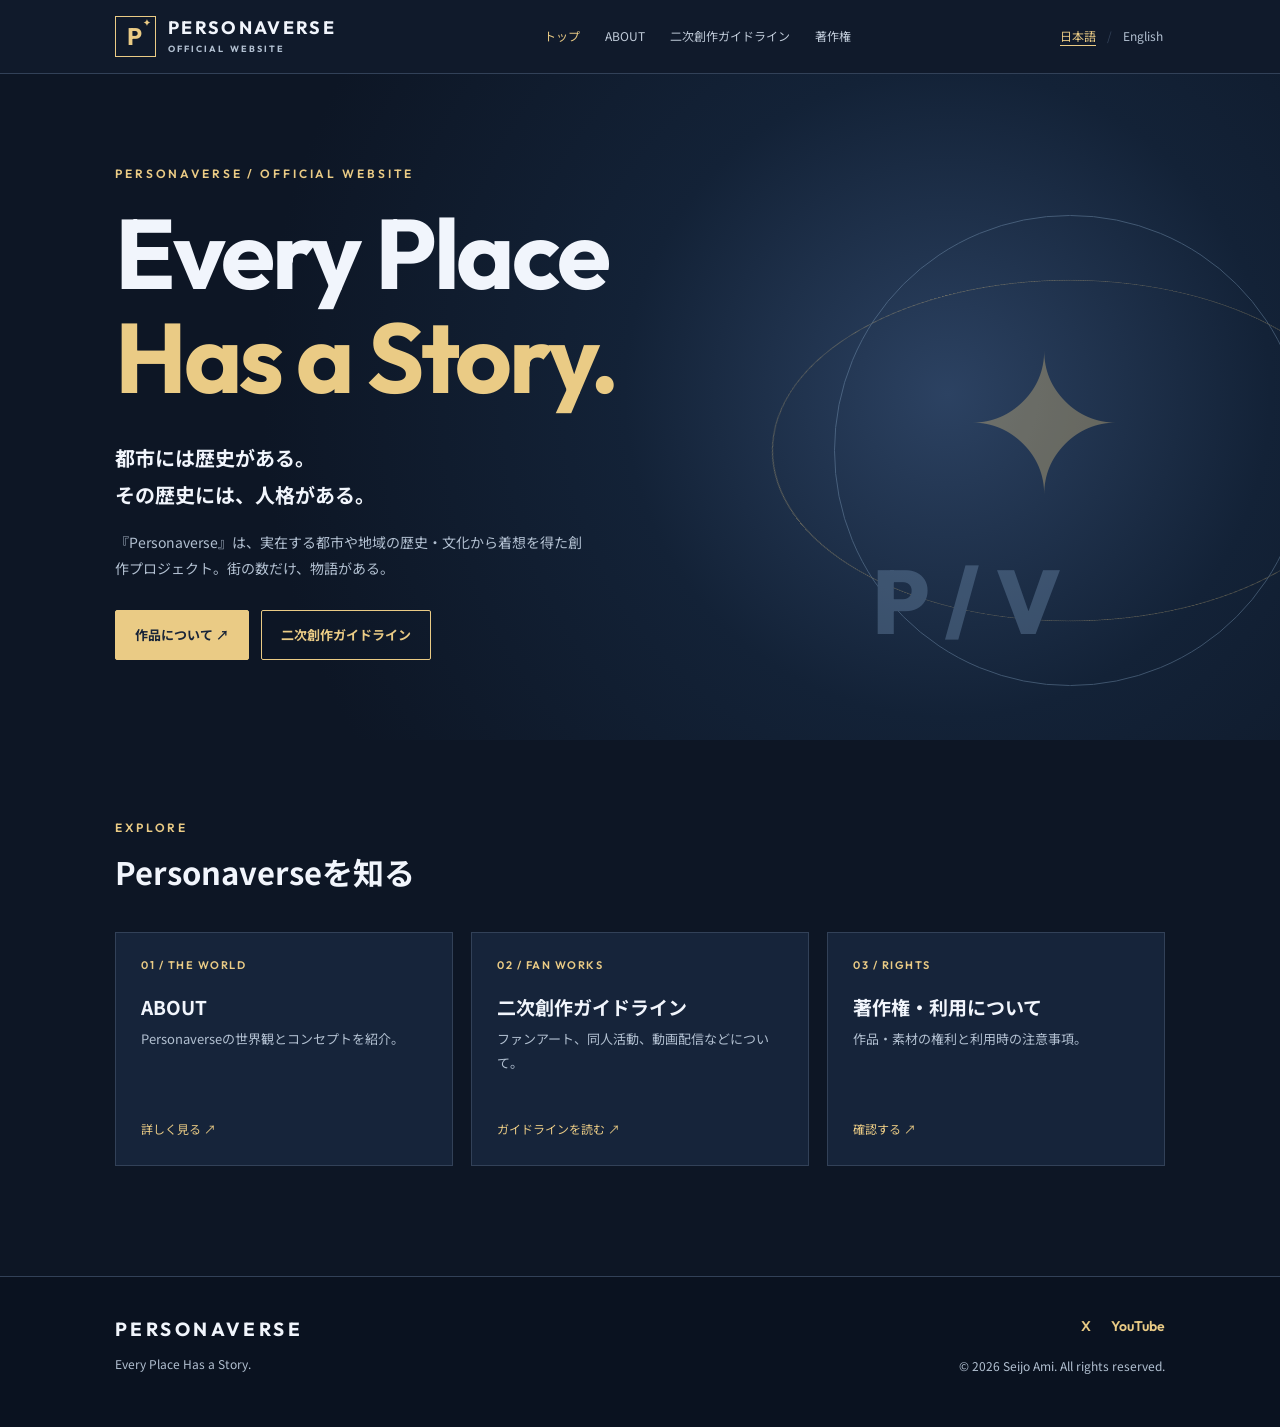
<file: index.html>
<!doctype html>
<html lang="ja"><head><meta charset="utf-8"><meta name="viewport" content="width=device-width, initial-scale=1">
<meta name="description" content="Personaverse公式サイト。都市と地域の歴史に人格を与えた創作シリーズ。"><meta name="theme-color" content="#111b2b">
<title>トップ | Personaverse</title><link rel="stylesheet" href="assets/style.css"><script src="assets/language.js"></script><script src="assets/config.js" defer></script><script src="assets/site.js" defer></script><link rel="alternate" hreflang="ja" href="index.html"><link rel="alternate" hreflang="en" href="en/index.html"></head>
<body class="personaverse"><a class="skip" href="#main">本文へ移動</a><header class="site-header"><div class="header-inner"><a class="brand" href="index.html"><span class="brand-mark">P<span>✦</span></span><span>PERSONAVERSE<small>OFFICIAL WEBSITE</small></span></a><button class="menu-toggle" type="button" aria-expanded="false" aria-controls="nav">メニュー <span aria-hidden="true">☰</span></button><nav id="nav" aria-label="メインメニュー"><a href="index.html" aria-current="page">トップ</a><a href="about.html" >ABOUT</a><a href="guidelines.html" >二次創作ガイドライン</a><a href="copyright.html" >著作権</a></nav><div class="language-switch" role="group" aria-label="言語切り替え"><a href="index.html?lang=ja" lang="ja" hreflang="ja" aria-current="true">日本語</a><span aria-hidden="true">/</span><a href="en/index.html?lang=en" lang="en" hreflang="en">English</a></div></div></header>
<main id="main"><section class="hero"><div class="hero-inner"><p class="eyebrow">PERSONAVERSE / OFFICIAL WEBSITE</p><h1>Every Place<br><em>Has a Story.</em></h1><p class="hero-sub">都市には歴史がある。<br>その歴史には、人格がある。</p><p class="hero-desc">『Personaverse』は、実在する都市や地域の歴史・文化から着想を得た創作プロジェクト。街の数だけ、物語がある。</p><div class="hero-actions"><a class="button primary" href="about.html">作品について <span aria-hidden="true">↗</span></a><a class="button outline" href="guidelines.html">二次創作ガイドライン</a></div></div><div class="hero-art" aria-hidden="true"><span class="orbit orbit-one"></span><span class="orbit orbit-two"></span><span class="orb">✦</span><span class="art-text">P / V</span></div></section><section class="section container"><div class="section-kicker">EXPLORE</div><h2>Personaverseを知る</h2><div class="cards"><a class="feature-card" href="about.html"><span class="card-index">01 / THE WORLD</span><h3>ABOUT</h3><p>Personaverseの世界観とコンセプトを紹介。</p><span class="card-link">詳しく見る ↗</span></a><a class="feature-card" href="guidelines.html"><span class="card-index">02 / FAN WORKS</span><h3>二次創作ガイドライン</h3><p>ファンアート、同人活動、動画配信などについて。</p><span class="card-link">ガイドラインを読む ↗</span></a><a class="feature-card" href="copyright.html"><span class="card-index">03 / RIGHTS</span><h3>著作権・利用について</h3><p>作品・素材の権利と利用時の注意事項。</p><span class="card-link">確認する ↗</span></a></div></section></main>
<footer class="site-footer"><div class="footer-inner"><div><div class="footer-logo">PERSONAVERSE</div><p>Every Place Has a Story.</p></div><div class="footer-right"><div class="socials"><a data-social="x" rel="noopener noreferrer" target="_blank">X <span class="pending">（準備中）</span></a><a data-social="youtube" rel="noopener noreferrer" target="_blank">YouTube <span class="pending">（準備中）</span></a></div><small>© <span id="year">2026</span> Seijo Ami. All rights reserved.</small></div></div></footer></body></html>
</file>
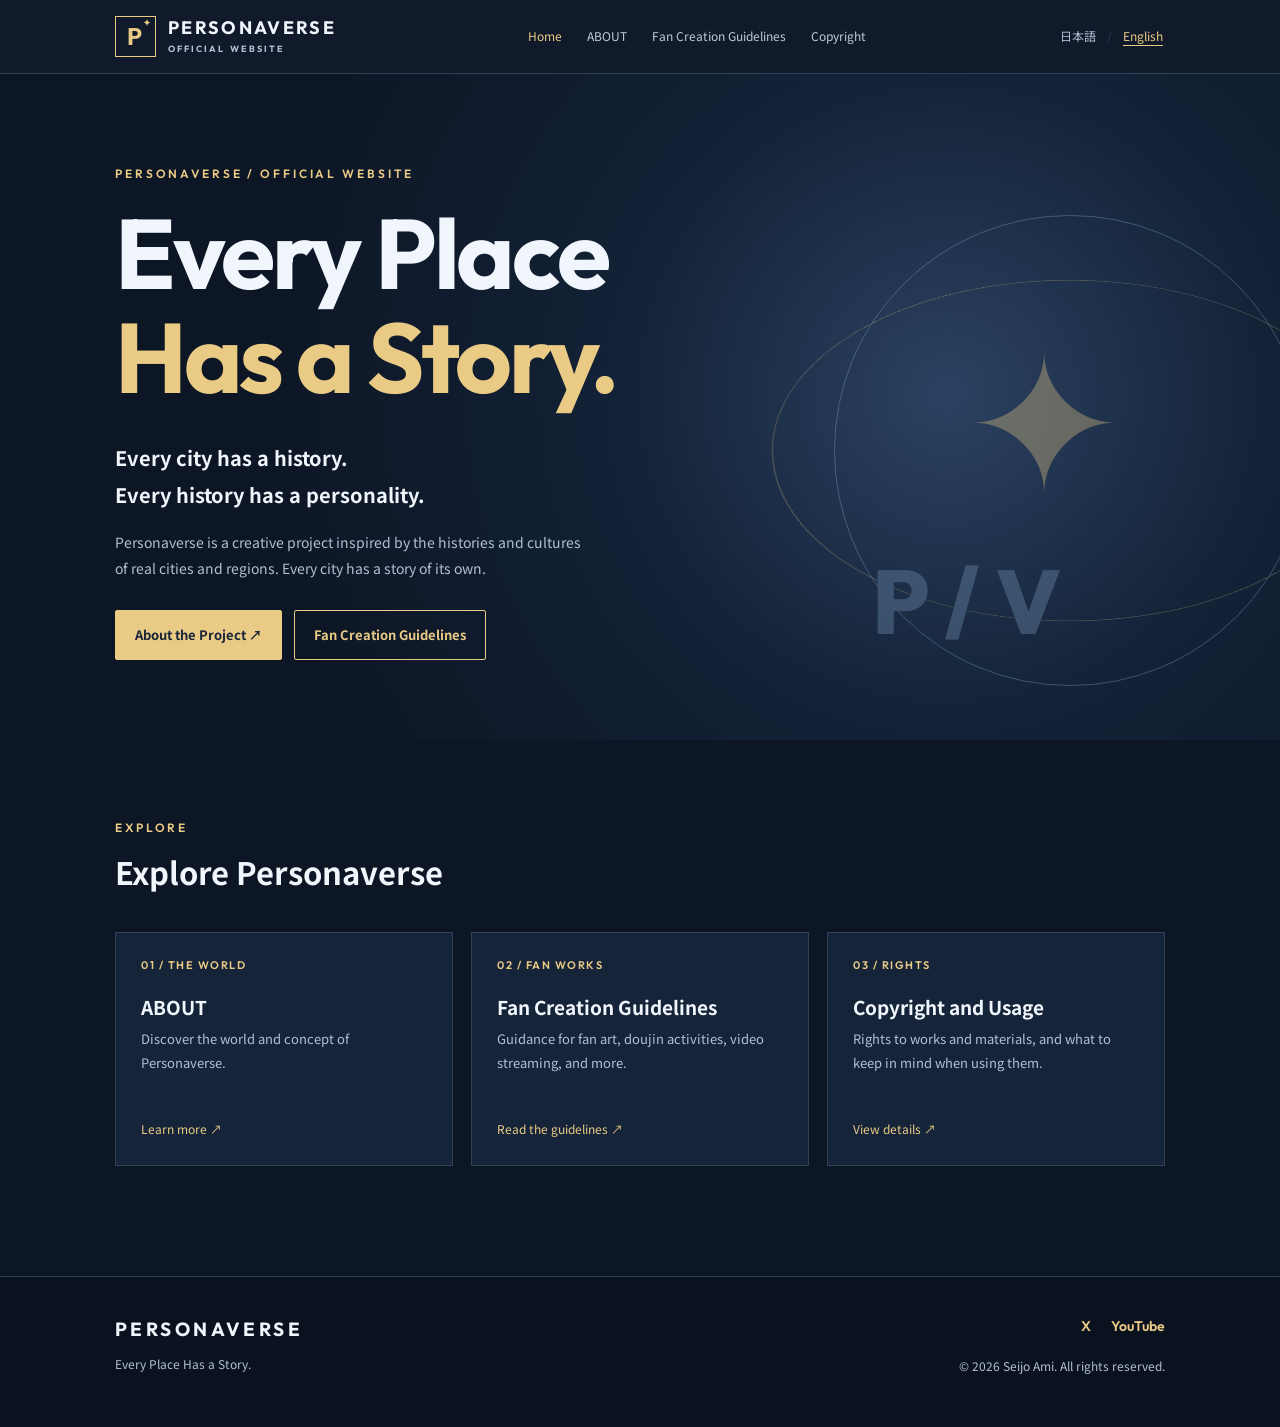
<file: en/index.html>
<!doctype html>
<html lang="en"><head><meta charset="utf-8"><meta name="viewport" content="width=device-width, initial-scale=1">
<meta name="description" content="The official Personaverse website. A creative series that gives personalities to the histories of cities and regions."><meta name="theme-color" content="#111b2b">
<title>Home | Personaverse</title><link rel="stylesheet" href="../assets/style.css"><script src="../assets/language.js"></script><script src="../assets/config.js" defer></script><script src="../assets/site.js" defer></script><link rel="alternate" hreflang="ja" href="../index.html"><link rel="alternate" hreflang="en" href="index.html"></head>
<body class="personaverse"><a class="skip" href="#main">Skip to content</a><header class="site-header"><div class="header-inner"><a class="brand" href="index.html"><span class="brand-mark">P<span>✦</span></span><span>PERSONAVERSE<small>OFFICIAL WEBSITE</small></span></a><button class="menu-toggle" type="button" aria-expanded="false" aria-controls="nav">Menu <span aria-hidden="true">☰</span></button><nav id="nav" aria-label="Main navigation"><a href="index.html" aria-current="page">Home</a><a href="about.html" >ABOUT</a><a href="guidelines.html" >Fan Creation Guidelines</a><a href="copyright.html" >Copyright</a></nav><div class="language-switch" role="group" aria-label="Language selection"><a href="../index.html?lang=ja" lang="ja" hreflang="ja">日本語</a><span aria-hidden="true">/</span><a href="index.html?lang=en" lang="en" hreflang="en" aria-current="true">English</a></div></div></header>
<main id="main"><section class="hero"><div class="hero-inner"><p class="eyebrow">PERSONAVERSE / OFFICIAL WEBSITE</p><h1>Every Place<br><em>Has a Story.</em></h1><p class="hero-sub">Every city has a history.<br>Every history has a personality.</p><p class="hero-desc">Personaverse is a creative project inspired by the histories and cultures of real cities and regions. Every city has a story of its own.</p><div class="hero-actions"><a class="button primary" href="about.html">About the Project <span aria-hidden="true">↗</span></a><a class="button outline" href="guidelines.html">Fan Creation Guidelines</a></div></div><div class="hero-art" aria-hidden="true"><span class="orbit orbit-one"></span><span class="orbit orbit-two"></span><span class="orb">✦</span><span class="art-text">P / V</span></div></section><section class="section container"><div class="section-kicker">EXPLORE</div><h2>Explore Personaverse</h2><div class="cards"><a class="feature-card" href="about.html"><span class="card-index">01 / THE WORLD</span><h3>ABOUT</h3><p>Discover the world and concept of Personaverse.</p><span class="card-link">Learn more ↗</span></a><a class="feature-card" href="guidelines.html"><span class="card-index">02 / FAN WORKS</span><h3>Fan Creation Guidelines</h3><p>Guidance for fan art, doujin activities, video streaming, and more.</p><span class="card-link">Read the guidelines ↗</span></a><a class="feature-card" href="copyright.html"><span class="card-index">03 / RIGHTS</span><h3>Copyright and Usage</h3><p>Rights to works and materials, and what to keep in mind when using them.</p><span class="card-link">View details ↗</span></a></div></section></main>
<footer class="site-footer"><div class="footer-inner"><div><div class="footer-logo">PERSONAVERSE</div><p>Every Place Has a Story.</p></div><div class="footer-right"><div class="socials"><a data-social="x" rel="noopener noreferrer" target="_blank">X <span class="pending">(Coming soon)</span></a><a data-social="youtube" rel="noopener noreferrer" target="_blank">YouTube <span class="pending">(Coming soon)</span></a></div><small>© <span id="year">2026</span> Seijo Ami. All rights reserved.</small></div></div></footer></body></html>
</file>
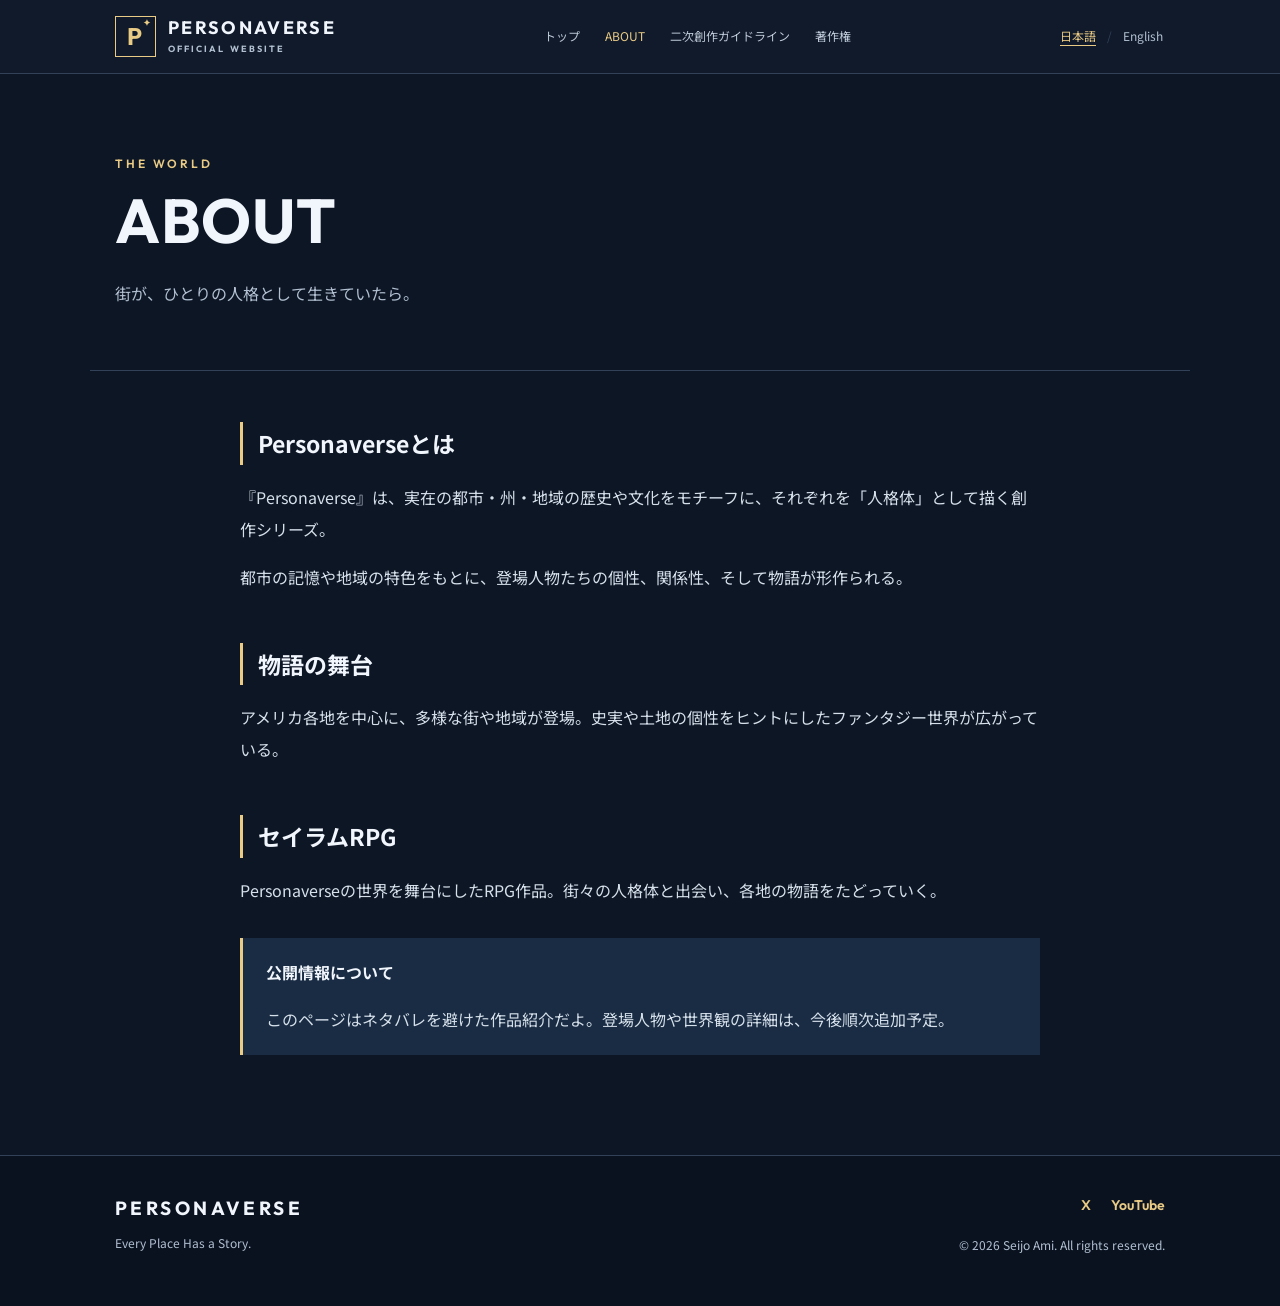
<file: about.html>
<!doctype html>
<html lang="ja"><head><meta charset="utf-8"><meta name="viewport" content="width=device-width, initial-scale=1">
<meta name="description" content="Personaverseの作品紹介。"><meta name="theme-color" content="#111b2b">
<title>ABOUT | Personaverse</title><link rel="stylesheet" href="assets/style.css"><script src="assets/language.js"></script><script src="assets/config.js" defer></script><script src="assets/site.js" defer></script><link rel="alternate" hreflang="ja" href="about.html"><link rel="alternate" hreflang="en" href="en/about.html"></head>
<body class="personaverse"><a class="skip" href="#main">本文へ移動</a><header class="site-header"><div class="header-inner"><a class="brand" href="index.html"><span class="brand-mark">P<span>✦</span></span><span>PERSONAVERSE<small>OFFICIAL WEBSITE</small></span></a><button class="menu-toggle" type="button" aria-expanded="false" aria-controls="nav">メニュー <span aria-hidden="true">☰</span></button><nav id="nav" aria-label="メインメニュー"><a href="index.html" >トップ</a><a href="about.html" aria-current="page">ABOUT</a><a href="guidelines.html" >二次創作ガイドライン</a><a href="copyright.html" >著作権</a></nav><div class="language-switch" role="group" aria-label="言語切り替え"><a href="about.html?lang=ja" lang="ja" hreflang="ja" aria-current="true">日本語</a><span aria-hidden="true">/</span><a href="en/about.html?lang=en" lang="en" hreflang="en">English</a></div></div></header>
<main id="main"><section class="page-title container"><p class="eyebrow">THE WORLD</p><h1>ABOUT</h1><p class="lead">街が、ひとりの人格として生きていたら。</p></section><article class="prose container narrow"><h2>Personaverseとは</h2><p>『Personaverse』は、実在の都市・州・地域の歴史や文化をモチーフに、それぞれを「人格体」として描く創作シリーズ。</p><p>都市の記憶や地域の特色をもとに、登場人物たちの個性、関係性、そして物語が形作られる。</p><h2>物語の舞台</h2><p>アメリカ各地を中心に、多様な街や地域が登場。史実や土地の個性をヒントにしたファンタジー世界が広がっている。</p><h2>セイラムRPG</h2><p>Personaverseの世界を舞台にしたRPG作品。街々の人格体と出会い、各地の物語をたどっていく。</p><aside class="note"><strong>公開情報について</strong><p>このページはネタバレを避けた作品紹介だよ。登場人物や世界観の詳細は、今後順次追加予定。</p></aside></article></main>
<footer class="site-footer"><div class="footer-inner"><div><div class="footer-logo">PERSONAVERSE</div><p>Every Place Has a Story.</p></div><div class="footer-right"><div class="socials"><a data-social="x" rel="noopener noreferrer" target="_blank">X <span class="pending">（準備中）</span></a><a data-social="youtube" rel="noopener noreferrer" target="_blank">YouTube <span class="pending">（準備中）</span></a></div><small>© <span id="year">2026</span> Seijo Ami. All rights reserved.</small></div></div></footer></body></html>
</file>
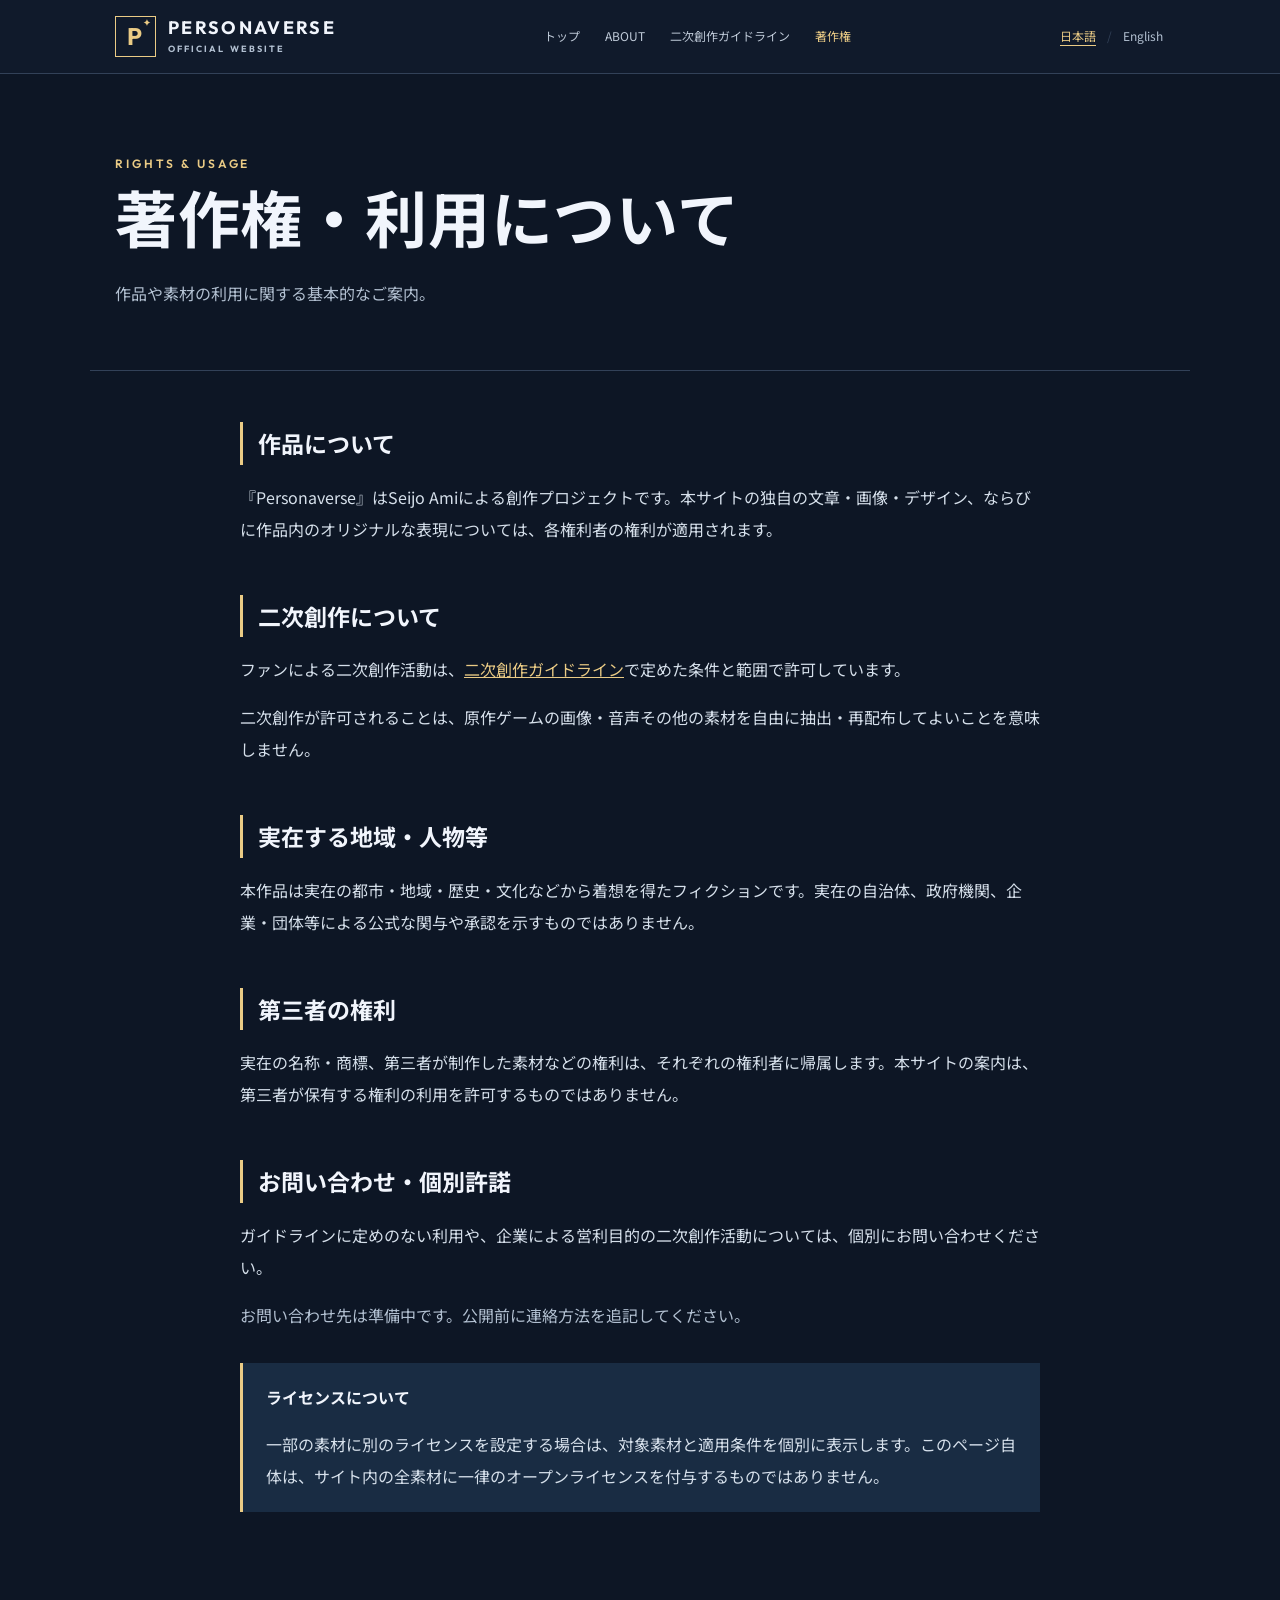
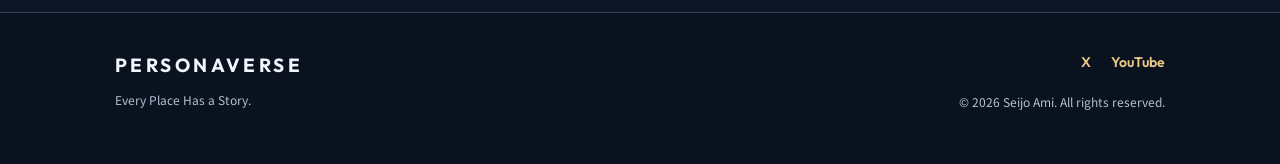
<file: copyright.html>
<!doctype html>
<html lang="ja"><head><meta charset="utf-8"><meta name="viewport" content="width=device-width, initial-scale=1">
<meta name="description" content="Personaverse作品とサイト素材の著作権、利用条件。"><meta name="theme-color" content="#111b2b">
<title>著作権・利用について | Personaverse</title><link rel="stylesheet" href="assets/style.css"><script src="assets/language.js"></script><script src="assets/config.js" defer></script><script src="assets/site.js" defer></script><link rel="alternate" hreflang="ja" href="copyright.html"><link rel="alternate" hreflang="en" href="en/copyright.html"></head>
<body class="personaverse"><a class="skip" href="#main">本文へ移動</a><header class="site-header"><div class="header-inner"><a class="brand" href="index.html"><span class="brand-mark">P<span>✦</span></span><span>PERSONAVERSE<small>OFFICIAL WEBSITE</small></span></a><button class="menu-toggle" type="button" aria-expanded="false" aria-controls="nav">メニュー <span aria-hidden="true">☰</span></button><nav id="nav" aria-label="メインメニュー"><a href="index.html" >トップ</a><a href="about.html" >ABOUT</a><a href="guidelines.html" >二次創作ガイドライン</a><a href="copyright.html" aria-current="page">著作権</a></nav><div class="language-switch" role="group" aria-label="言語切り替え"><a href="copyright.html?lang=ja" lang="ja" hreflang="ja" aria-current="true">日本語</a><span aria-hidden="true">/</span><a href="en/copyright.html?lang=en" lang="en" hreflang="en">English</a></div></div></header>
<main id="main"><section class="page-title container"><p class="eyebrow">RIGHTS &amp; USAGE</p><h1>著作権・利用について</h1><p class="lead">作品や素材の利用に関する基本的なご案内。</p></section><article class="prose container narrow"><h2>作品について</h2><p>『Personaverse』はSeijo Amiによる創作プロジェクトです。本サイトの独自の文章・画像・デザイン、ならびに作品内のオリジナルな表現については、各権利者の権利が適用されます。</p><h2>二次創作について</h2><p>ファンによる二次創作活動は、<a href="guidelines.html">二次創作ガイドライン</a>で定めた条件と範囲で許可しています。</p><p>二次創作が許可されることは、原作ゲームの画像・音声その他の素材を自由に抽出・再配布してよいことを意味しません。</p><h2>実在する地域・人物等</h2><p>本作品は実在の都市・地域・歴史・文化などから着想を得たフィクションです。実在の自治体、政府機関、企業・団体等による公式な関与や承認を示すものではありません。</p><h2>第三者の権利</h2><p>実在の名称・商標、第三者が制作した素材などの権利は、それぞれの権利者に帰属します。本サイトの案内は、第三者が保有する権利の利用を許可するものではありません。</p><h2>お問い合わせ・個別許諾</h2><p>ガイドラインに定めのない利用や、企業による営利目的の二次創作活動については、個別にお問い合わせください。</p><p class="subtle">お問い合わせ先は準備中です。公開前に連絡方法を追記してください。</p><aside class="note"><strong>ライセンスについて</strong><p>一部の素材に別のライセンスを設定する場合は、対象素材と適用条件を個別に表示します。このページ自体は、サイト内の全素材に一律のオープンライセンスを付与するものではありません。</p></aside></article></main>
<footer class="site-footer"><div class="footer-inner"><div><div class="footer-logo">PERSONAVERSE</div><p>Every Place Has a Story.</p></div><div class="footer-right"><div class="socials"><a data-social="x" rel="noopener noreferrer" target="_blank">X <span class="pending">（準備中）</span></a><a data-social="youtube" rel="noopener noreferrer" target="_blank">YouTube <span class="pending">（準備中）</span></a></div><small>© <span id="year">2026</span> Seijo Ami. All rights reserved.</small></div></div></footer></body></html>
</file>
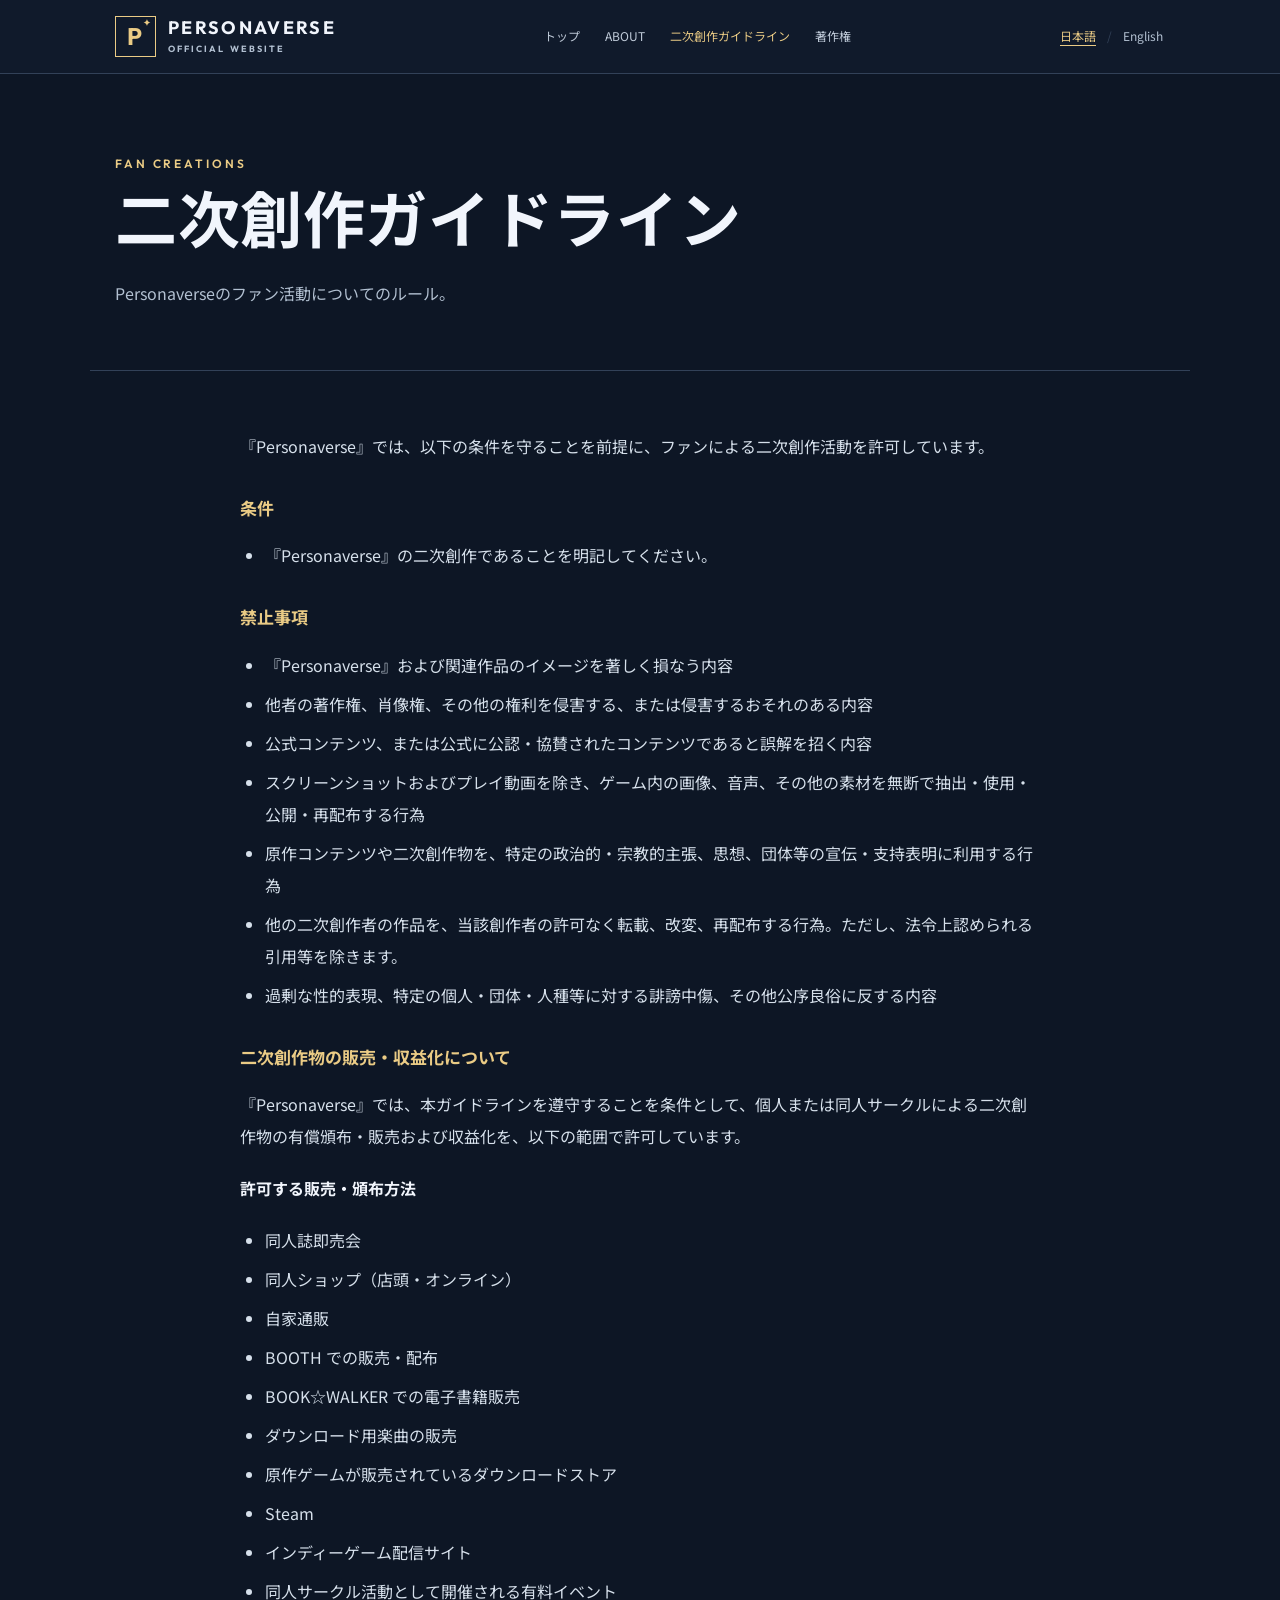
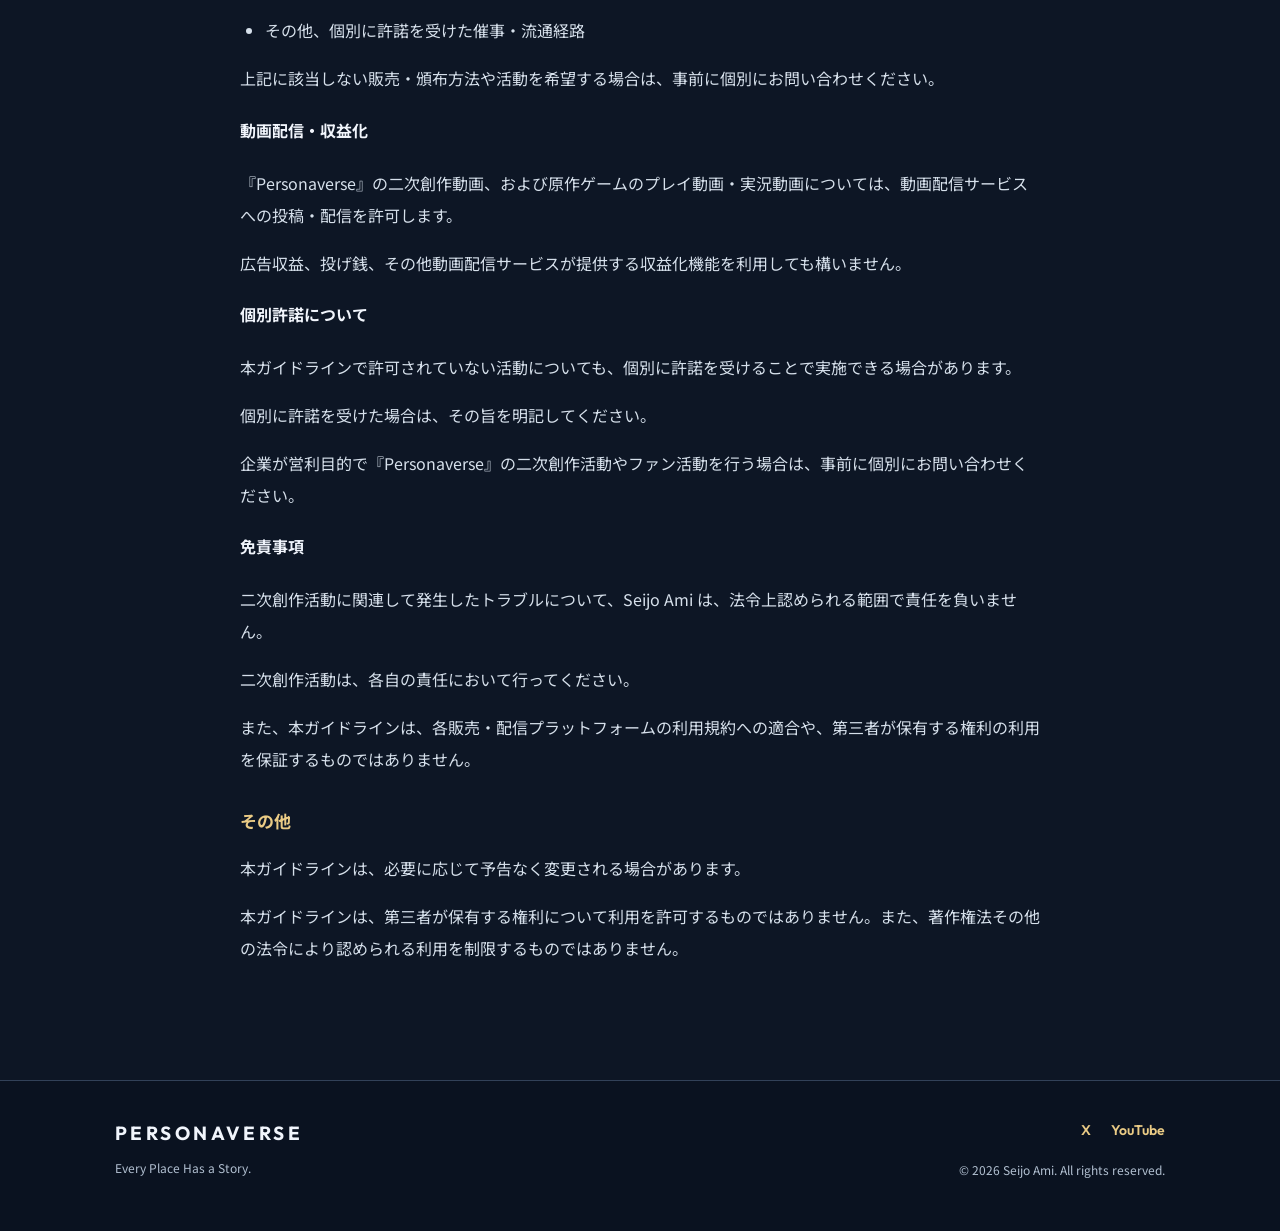
<file: guidelines.html>
<!doctype html>
<html lang="ja"><head><meta charset="utf-8"><meta name="viewport" content="width=device-width, initial-scale=1">
<meta name="description" content="Personaverseのファン創作、同人活動、動画収益化に関するガイドライン。"><meta name="theme-color" content="#111b2b">
<title>二次創作ガイドライン | Personaverse</title><link rel="stylesheet" href="assets/style.css"><script src="assets/language.js"></script><script src="assets/config.js" defer></script><script src="assets/site.js" defer></script><link rel="alternate" hreflang="ja" href="guidelines.html"><link rel="alternate" hreflang="en" href="en/guidelines.html"></head>
<body class="personaverse"><a class="skip" href="#main">本文へ移動</a><header class="site-header"><div class="header-inner"><a class="brand" href="index.html"><span class="brand-mark">P<span>✦</span></span><span>PERSONAVERSE<small>OFFICIAL WEBSITE</small></span></a><button class="menu-toggle" type="button" aria-expanded="false" aria-controls="nav">メニュー <span aria-hidden="true">☰</span></button><nav id="nav" aria-label="メインメニュー"><a href="index.html" >トップ</a><a href="about.html" >ABOUT</a><a href="guidelines.html" aria-current="page">二次創作ガイドライン</a><a href="copyright.html" >著作権</a></nav><div class="language-switch" role="group" aria-label="言語切り替え"><a href="guidelines.html?lang=ja" lang="ja" hreflang="ja" aria-current="true">日本語</a><span aria-hidden="true">/</span><a href="en/guidelines.html?lang=en" lang="en" hreflang="en">English</a></div></div></header>
<main id="main"><section class="page-title container"><p class="eyebrow">FAN CREATIONS</p><h1>二次創作ガイドライン</h1><p class="lead">Personaverseのファン活動についてのルール。</p></section><article class="prose container narrow guideline"><h2>Personaverse 二次創作ガイドライン</h2>
<p>『Personaverse』では、以下の条件を守ることを前提に、ファンによる二次創作活動を許可しています。</p>
<h3>条件</h3>
<ul>
<li>『Personaverse』の二次創作であることを明記してください。</li>
</ul>
<h3>禁止事項</h3>
<ul>
<li>『Personaverse』および関連作品のイメージを著しく損なう内容</li>
<li>他者の著作権、肖像権、その他の権利を侵害する、または侵害するおそれのある内容</li>
<li>公式コンテンツ、または公式に公認・協賛されたコンテンツであると誤解を招く内容</li>
<li>スクリーンショットおよびプレイ動画を除き、ゲーム内の画像、音声、その他の素材を無断で抽出・使用・公開・再配布する行為</li>
<li>原作コンテンツや二次創作物を、特定の政治的・宗教的主張、思想、団体等の宣伝・支持表明に利用する行為</li>
<li>他の二次創作者の作品を、当該創作者の許可なく転載、改変、再配布する行為。ただし、法令上認められる引用等を除きます。</li>
<li>過剰な性的表現、特定の個人・団体・人種等に対する誹謗中傷、その他公序良俗に反する内容</li>
</ul>
<h3>二次創作物の販売・収益化について</h3>
<p>『Personaverse』では、本ガイドラインを遵守することを条件として、個人または同人サークルによる二次創作物の有償頒布・販売および収益化を、以下の範囲で許可しています。</p>
<h4>許可する販売・頒布方法</h4>
<ul>
<li>同人誌即売会</li>
<li>同人ショップ（店頭・オンライン）</li>
<li>自家通販</li>
<li>BOOTH での販売・配布</li>
<li>BOOK☆WALKER での電子書籍販売</li>
<li>ダウンロード用楽曲の販売</li>
<li>原作ゲームが販売されているダウンロードストア</li>
<li>Steam</li>
<li>インディーゲーム配信サイト</li>
<li>同人サークル活動として開催される有料イベント</li>
<li>その他、個別に許諾を受けた催事・流通経路</li>
</ul>
<p>上記に該当しない販売・頒布方法や活動を希望する場合は、事前に個別にお問い合わせください。</p>
<h4>動画配信・収益化</h4>
<p>『Personaverse』の二次創作動画、および原作ゲームのプレイ動画・実況動画については、動画配信サービスへの投稿・配信を許可します。</p>
<p>広告収益、投げ銭、その他動画配信サービスが提供する収益化機能を利用しても構いません。</p>
<h4>個別許諾について</h4>
<p>本ガイドラインで許可されていない活動についても、個別に許諾を受けることで実施できる場合があります。</p>
<p>個別に許諾を受けた場合は、その旨を明記してください。</p>
<p>企業が営利目的で『Personaverse』の二次創作活動やファン活動を行う場合は、事前に個別にお問い合わせください。</p>
<h4>免責事項</h4>
<p>二次創作活動に関連して発生したトラブルについて、Seijo Ami は、法令上認められる範囲で責任を負いません。</p>
<p>二次創作活動は、各自の責任において行ってください。</p>
<p>また、本ガイドラインは、各販売・配信プラットフォームの利用規約への適合や、第三者が保有する権利の利用を保証するものではありません。</p>
<h3>その他</h3>
<p>本ガイドラインは、必要に応じて予告なく変更される場合があります。</p>
<p>本ガイドラインは、第三者が保有する権利について利用を許可するものではありません。また、著作権法その他の法令により認められる利用を制限するものではありません。</p></article></main>
<footer class="site-footer"><div class="footer-inner"><div><div class="footer-logo">PERSONAVERSE</div><p>Every Place Has a Story.</p></div><div class="footer-right"><div class="socials"><a data-social="x" rel="noopener noreferrer" target="_blank">X <span class="pending">（準備中）</span></a><a data-social="youtube" rel="noopener noreferrer" target="_blank">YouTube <span class="pending">（準備中）</span></a></div><small>© <span id="year">2026</span> Seijo Ami. All rights reserved.</small></div></div></footer></body></html>
</file>
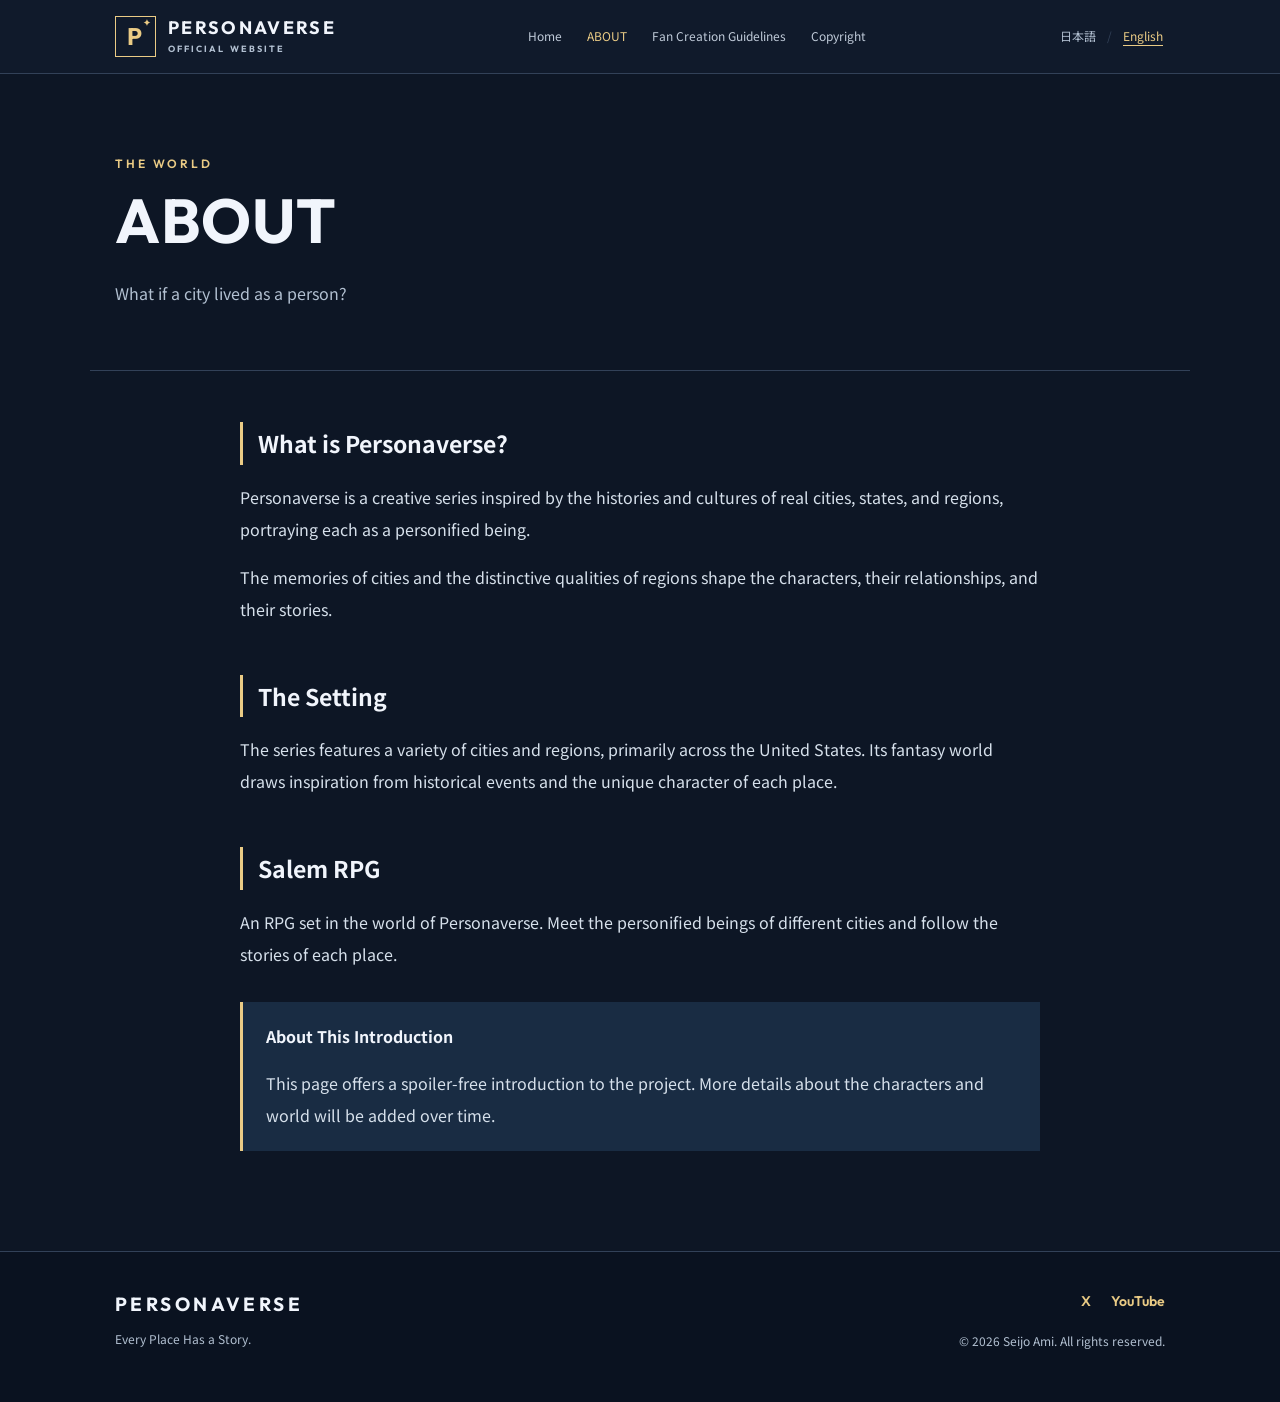
<file: en/about.html>
<!doctype html>
<html lang="en"><head><meta charset="utf-8"><meta name="viewport" content="width=device-width, initial-scale=1">
<meta name="description" content="Discover the world and concept of Personaverse."><meta name="theme-color" content="#111b2b">
<title>ABOUT | Personaverse</title><link rel="stylesheet" href="../assets/style.css"><script src="../assets/language.js"></script><script src="../assets/config.js" defer></script><script src="../assets/site.js" defer></script><link rel="alternate" hreflang="ja" href="../about.html"><link rel="alternate" hreflang="en" href="about.html"></head>
<body class="personaverse"><a class="skip" href="#main">Skip to content</a><header class="site-header"><div class="header-inner"><a class="brand" href="index.html"><span class="brand-mark">P<span>✦</span></span><span>PERSONAVERSE<small>OFFICIAL WEBSITE</small></span></a><button class="menu-toggle" type="button" aria-expanded="false" aria-controls="nav">Menu <span aria-hidden="true">☰</span></button><nav id="nav" aria-label="Main navigation"><a href="index.html" >Home</a><a href="about.html" aria-current="page">ABOUT</a><a href="guidelines.html" >Fan Creation Guidelines</a><a href="copyright.html" >Copyright</a></nav><div class="language-switch" role="group" aria-label="Language selection"><a href="../about.html?lang=ja" lang="ja" hreflang="ja">日本語</a><span aria-hidden="true">/</span><a href="about.html?lang=en" lang="en" hreflang="en" aria-current="true">English</a></div></div></header>
<main id="main"><section class="page-title container"><p class="eyebrow">THE WORLD</p><h1>ABOUT</h1><p class="lead">What if a city lived as a person?</p></section><article class="prose container narrow"><h2>What is Personaverse?</h2><p>Personaverse is a creative series inspired by the histories and cultures of real cities, states, and regions, portraying each as a personified being.</p><p>The memories of cities and the distinctive qualities of regions shape the characters, their relationships, and their stories.</p><h2>The Setting</h2><p>The series features a variety of cities and regions, primarily across the United States. Its fantasy world draws inspiration from historical events and the unique character of each place.</p><h2>Salem RPG</h2><p>An RPG set in the world of Personaverse. Meet the personified beings of different cities and follow the stories of each place.</p><aside class="note"><strong>About This Introduction</strong><p>This page offers a spoiler-free introduction to the project. More details about the characters and world will be added over time.</p></aside></article></main>
<footer class="site-footer"><div class="footer-inner"><div><div class="footer-logo">PERSONAVERSE</div><p>Every Place Has a Story.</p></div><div class="footer-right"><div class="socials"><a data-social="x" rel="noopener noreferrer" target="_blank">X <span class="pending">(Coming soon)</span></a><a data-social="youtube" rel="noopener noreferrer" target="_blank">YouTube <span class="pending">(Coming soon)</span></a></div><small>© <span id="year">2026</span> Seijo Ami. All rights reserved.</small></div></div></footer></body></html>
</file>
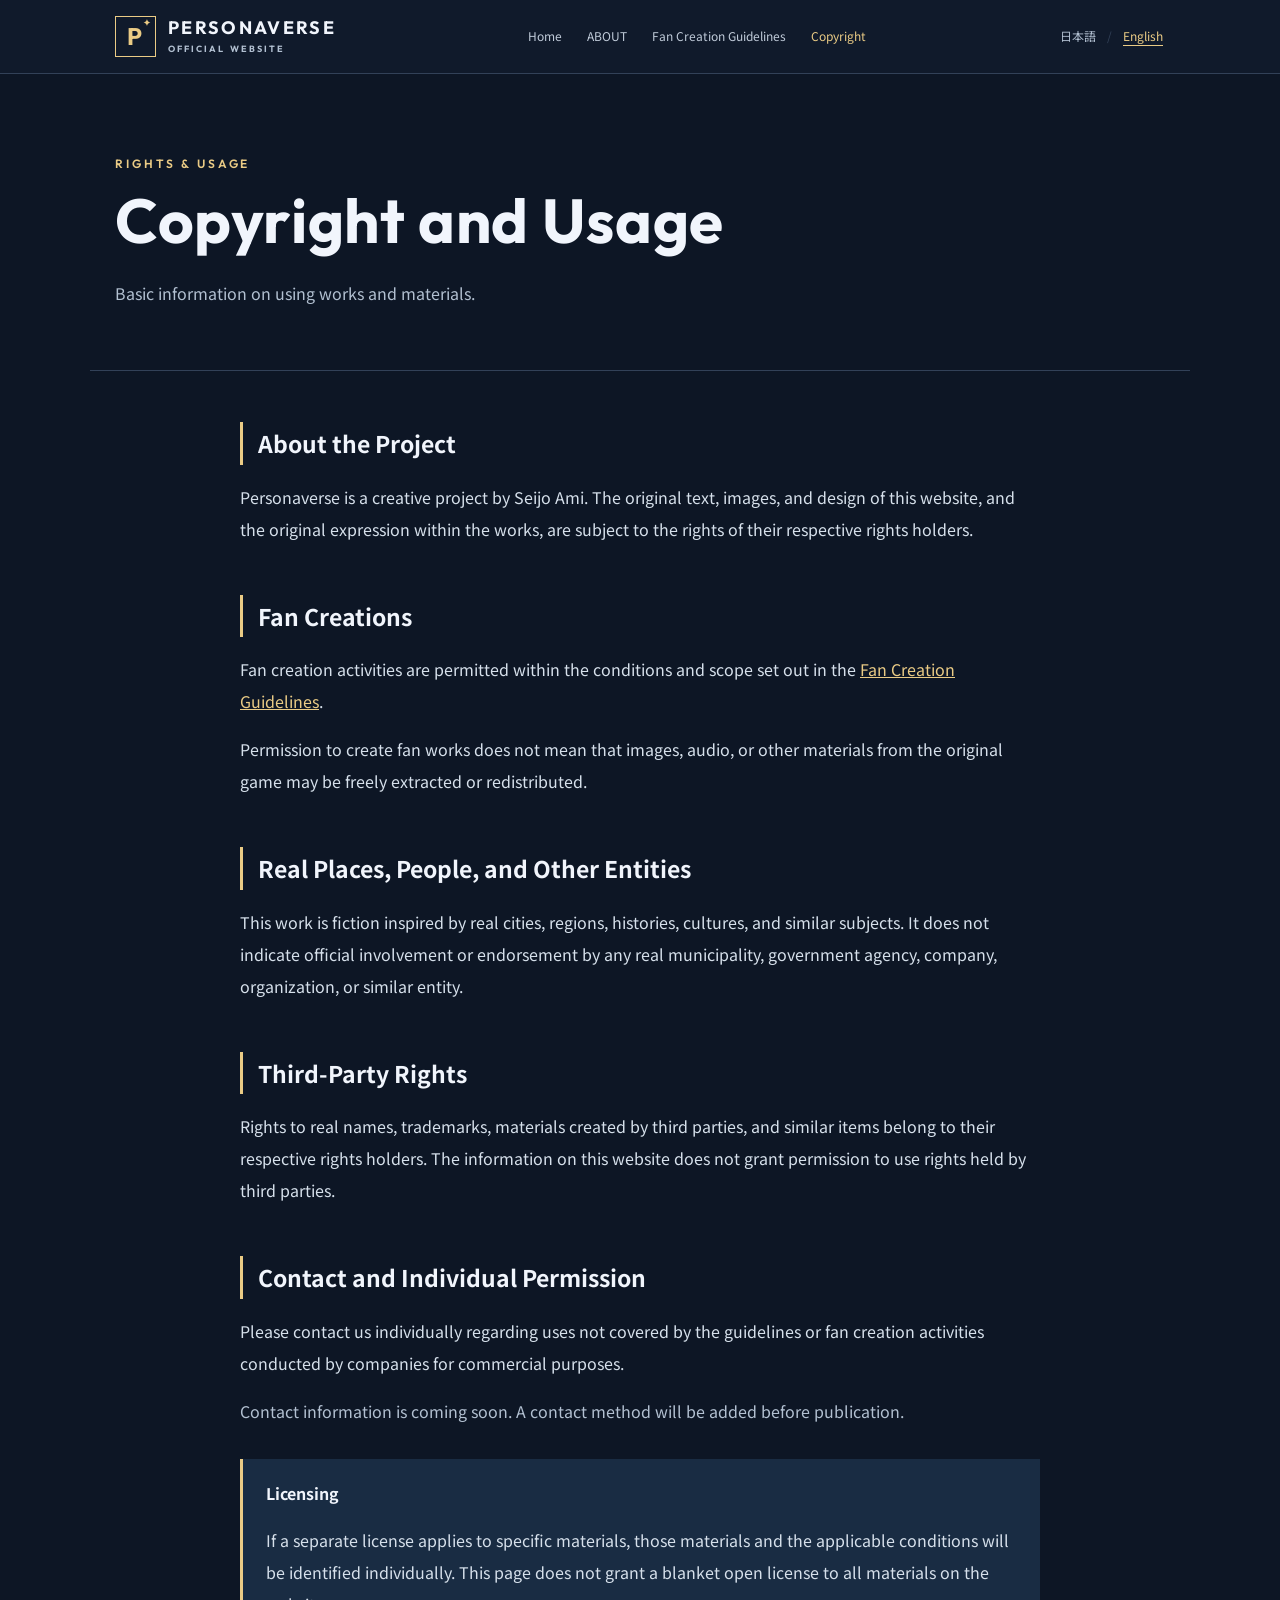
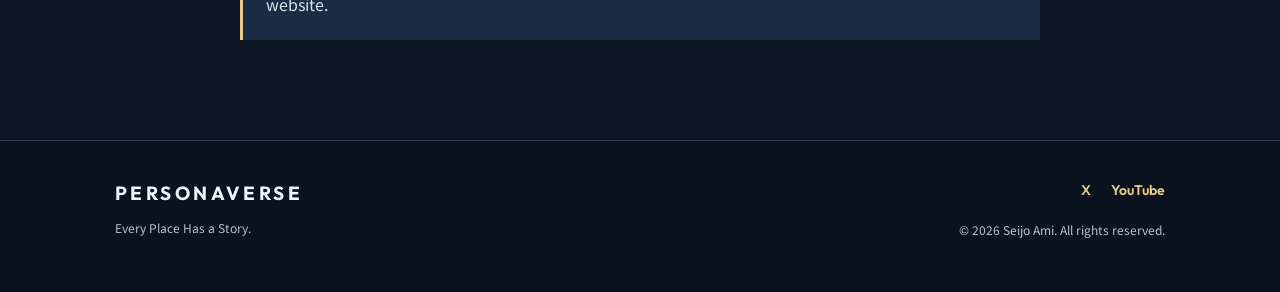
<file: en/copyright.html>
<!doctype html>
<html lang="en"><head><meta charset="utf-8"><meta name="viewport" content="width=device-width, initial-scale=1">
<meta name="description" content="Copyright and usage information for Personaverse works and website materials."><meta name="theme-color" content="#111b2b">
<title>Copyright and Usage | Personaverse</title><link rel="stylesheet" href="../assets/style.css"><script src="../assets/language.js"></script><script src="../assets/config.js" defer></script><script src="../assets/site.js" defer></script><link rel="alternate" hreflang="ja" href="../copyright.html"><link rel="alternate" hreflang="en" href="copyright.html"></head>
<body class="personaverse"><a class="skip" href="#main">Skip to content</a><header class="site-header"><div class="header-inner"><a class="brand" href="index.html"><span class="brand-mark">P<span>✦</span></span><span>PERSONAVERSE<small>OFFICIAL WEBSITE</small></span></a><button class="menu-toggle" type="button" aria-expanded="false" aria-controls="nav">Menu <span aria-hidden="true">☰</span></button><nav id="nav" aria-label="Main navigation"><a href="index.html" >Home</a><a href="about.html" >ABOUT</a><a href="guidelines.html" >Fan Creation Guidelines</a><a href="copyright.html" aria-current="page">Copyright</a></nav><div class="language-switch" role="group" aria-label="Language selection"><a href="../copyright.html?lang=ja" lang="ja" hreflang="ja">日本語</a><span aria-hidden="true">/</span><a href="copyright.html?lang=en" lang="en" hreflang="en" aria-current="true">English</a></div></div></header>
<main id="main"><section class="page-title container"><p class="eyebrow">RIGHTS &amp; USAGE</p><h1>Copyright and Usage</h1><p class="lead">Basic information on using works and materials.</p></section><article class="prose container narrow"><h2>About the Project</h2><p>Personaverse is a creative project by Seijo Ami. The original text, images, and design of this website, and the original expression within the works, are subject to the rights of their respective rights holders.</p><h2>Fan Creations</h2><p>Fan creation activities are permitted within the conditions and scope set out in the <a href="guidelines.html">Fan Creation Guidelines</a>.</p><p>Permission to create fan works does not mean that images, audio, or other materials from the original game may be freely extracted or redistributed.</p><h2>Real Places, People, and Other Entities</h2><p>This work is fiction inspired by real cities, regions, histories, cultures, and similar subjects. It does not indicate official involvement or endorsement by any real municipality, government agency, company, organization, or similar entity.</p><h2>Third-Party Rights</h2><p>Rights to real names, trademarks, materials created by third parties, and similar items belong to their respective rights holders. The information on this website does not grant permission to use rights held by third parties.</p><h2>Contact and Individual Permission</h2><p>Please contact us individually regarding uses not covered by the guidelines or fan creation activities conducted by companies for commercial purposes.</p><p class="subtle">Contact information is coming soon. A contact method will be added before publication.</p><aside class="note"><strong>Licensing</strong><p>If a separate license applies to specific materials, those materials and the applicable conditions will be identified individually. This page does not grant a blanket open license to all materials on the website.</p></aside></article></main>
<footer class="site-footer"><div class="footer-inner"><div><div class="footer-logo">PERSONAVERSE</div><p>Every Place Has a Story.</p></div><div class="footer-right"><div class="socials"><a data-social="x" rel="noopener noreferrer" target="_blank">X <span class="pending">(Coming soon)</span></a><a data-social="youtube" rel="noopener noreferrer" target="_blank">YouTube <span class="pending">(Coming soon)</span></a></div><small>© <span id="year">2026</span> Seijo Ami. All rights reserved.</small></div></div></footer></body></html>
</file>
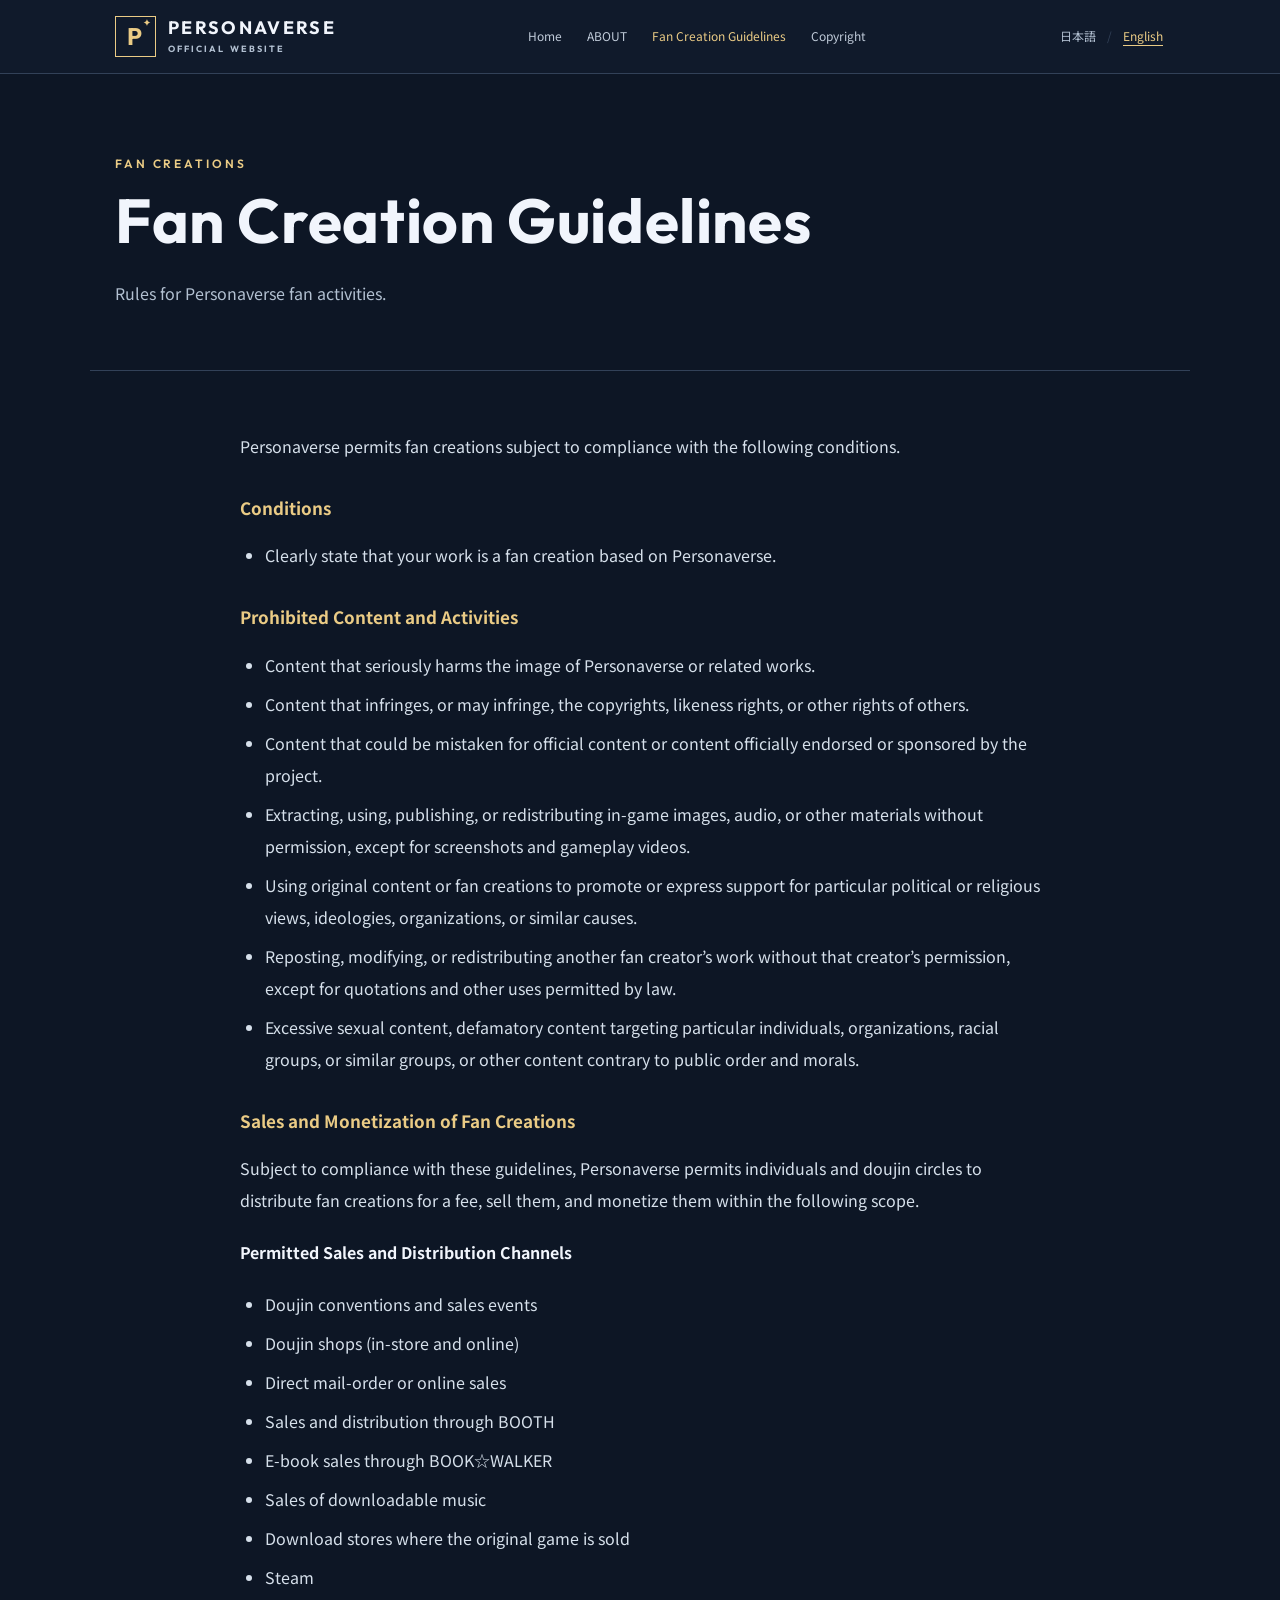
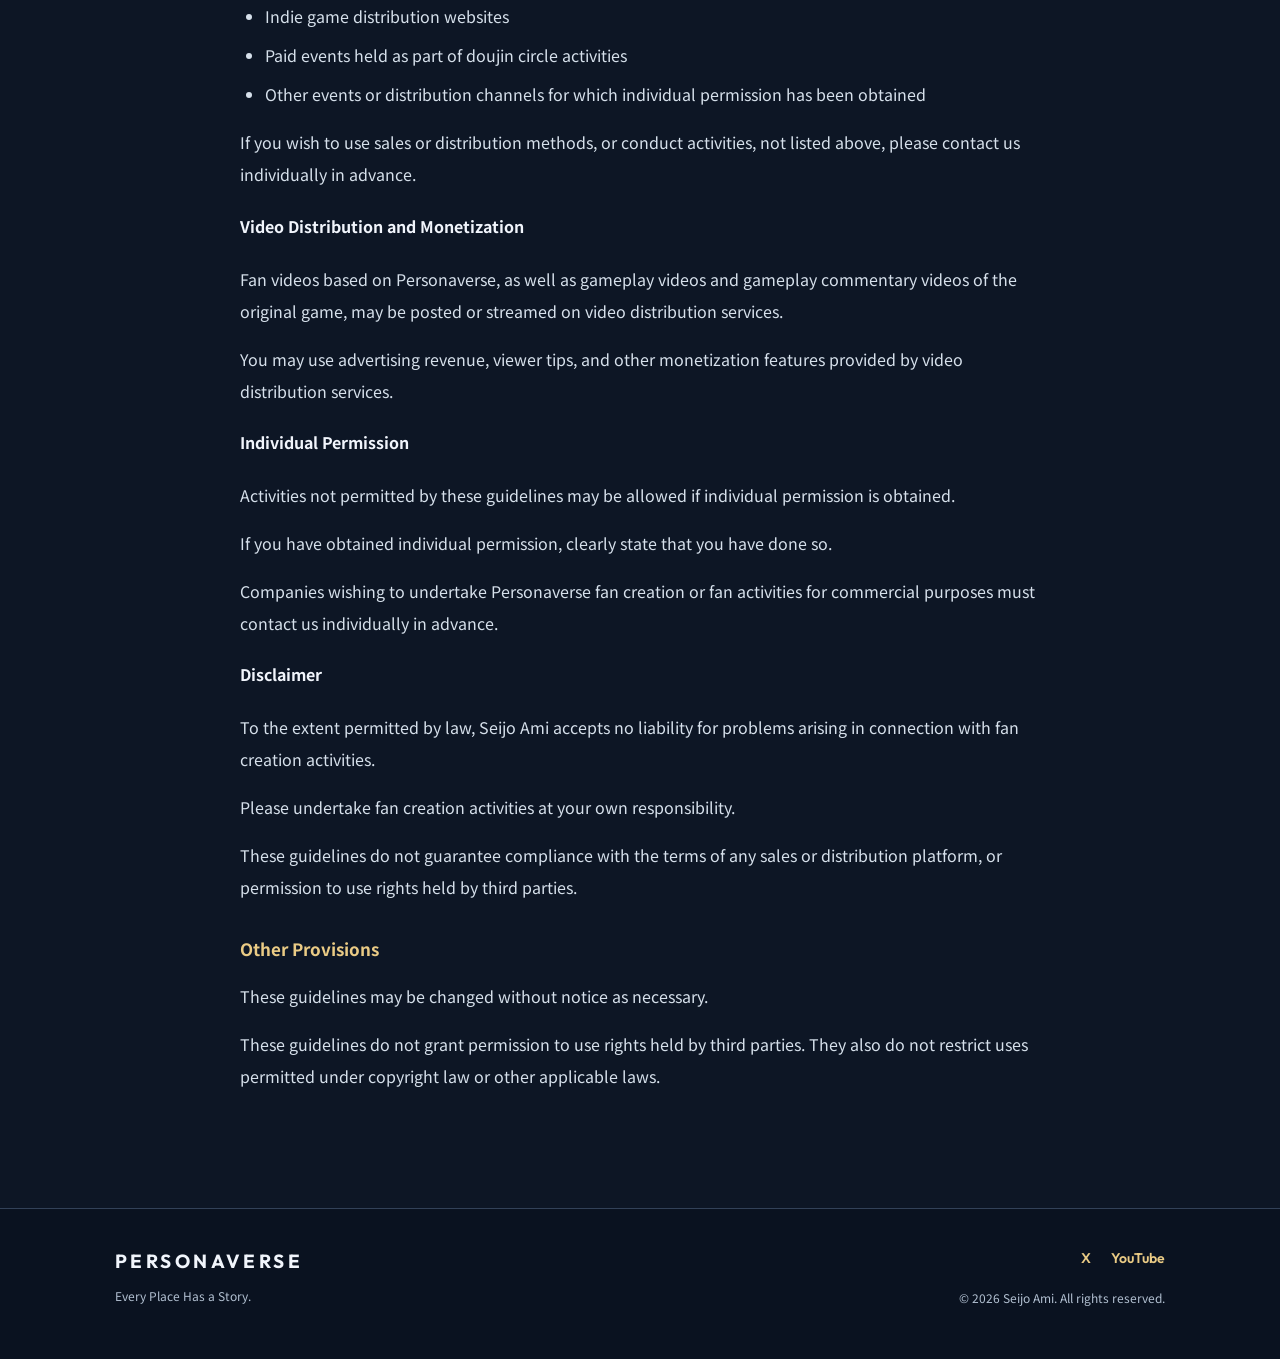
<file: en/guidelines.html>
<!doctype html>
<html lang="en"><head><meta charset="utf-8"><meta name="viewport" content="width=device-width, initial-scale=1">
<meta name="description" content="Personaverse guidelines for fan creations, doujin activities, and video monetization."><meta name="theme-color" content="#111b2b">
<title>Fan Creation Guidelines | Personaverse</title><link rel="stylesheet" href="../assets/style.css"><script src="../assets/language.js"></script><script src="../assets/config.js" defer></script><script src="../assets/site.js" defer></script><link rel="alternate" hreflang="ja" href="../guidelines.html"><link rel="alternate" hreflang="en" href="guidelines.html"></head>
<body class="personaverse"><a class="skip" href="#main">Skip to content</a><header class="site-header"><div class="header-inner"><a class="brand" href="index.html"><span class="brand-mark">P<span>✦</span></span><span>PERSONAVERSE<small>OFFICIAL WEBSITE</small></span></a><button class="menu-toggle" type="button" aria-expanded="false" aria-controls="nav">Menu <span aria-hidden="true">☰</span></button><nav id="nav" aria-label="Main navigation"><a href="index.html" >Home</a><a href="about.html" >ABOUT</a><a href="guidelines.html" aria-current="page">Fan Creation Guidelines</a><a href="copyright.html" >Copyright</a></nav><div class="language-switch" role="group" aria-label="Language selection"><a href="../guidelines.html?lang=ja" lang="ja" hreflang="ja">日本語</a><span aria-hidden="true">/</span><a href="guidelines.html?lang=en" lang="en" hreflang="en" aria-current="true">English</a></div></div></header>
<main id="main"><section class="page-title container"><p class="eyebrow">FAN CREATIONS</p><h1>Fan Creation Guidelines</h1><p class="lead">Rules for Personaverse fan activities.</p></section><article class="prose container narrow guideline"><h2>Personaverse Fan Creation Guidelines</h2>
<p>Personaverse permits fan creations subject to compliance with the following conditions.</p>
<h3>Conditions</h3>
<ul>
<li>Clearly state that your work is a fan creation based on Personaverse.</li>
</ul>
<h3>Prohibited Content and Activities</h3>
<ul>
<li>Content that seriously harms the image of Personaverse or related works.</li>
<li>Content that infringes, or may infringe, the copyrights, likeness rights, or other rights of others.</li>
<li>Content that could be mistaken for official content or content officially endorsed or sponsored by the project.</li>
<li>Extracting, using, publishing, or redistributing in-game images, audio, or other materials without permission, except for screenshots and gameplay videos.</li>
<li>Using original content or fan creations to promote or express support for particular political or religious views, ideologies, organizations, or similar causes.</li>
<li>Reposting, modifying, or redistributing another fan creator’s work without that creator’s permission, except for quotations and other uses permitted by law.</li>
<li>Excessive sexual content, defamatory content targeting particular individuals, organizations, racial groups, or similar groups, or other content contrary to public order and morals.</li>
</ul>
<h3>Sales and Monetization of Fan Creations</h3>
<p>Subject to compliance with these guidelines, Personaverse permits individuals and doujin circles to distribute fan creations for a fee, sell them, and monetize them within the following scope.</p>
<h4>Permitted Sales and Distribution Channels</h4>
<ul>
<li>Doujin conventions and sales events</li>
<li>Doujin shops (in-store and online)</li>
<li>Direct mail-order or online sales</li>
<li>Sales and distribution through BOOTH</li>
<li>E-book sales through BOOK☆WALKER</li>
<li>Sales of downloadable music</li>
<li>Download stores where the original game is sold</li>
<li>Steam</li>
<li>Indie game distribution websites</li>
<li>Paid events held as part of doujin circle activities</li>
<li>Other events or distribution channels for which individual permission has been obtained</li>
</ul>
<p>If you wish to use sales or distribution methods, or conduct activities, not listed above, please contact us individually in advance.</p>
<h4>Video Distribution and Monetization</h4>
<p>Fan videos based on Personaverse, as well as gameplay videos and gameplay commentary videos of the original game, may be posted or streamed on video distribution services.</p>
<p>You may use advertising revenue, viewer tips, and other monetization features provided by video distribution services.</p>
<h4>Individual Permission</h4>
<p>Activities not permitted by these guidelines may be allowed if individual permission is obtained.</p>
<p>If you have obtained individual permission, clearly state that you have done so.</p>
<p>Companies wishing to undertake Personaverse fan creation or fan activities for commercial purposes must contact us individually in advance.</p>
<h4>Disclaimer</h4>
<p>To the extent permitted by law, Seijo Ami accepts no liability for problems arising in connection with fan creation activities.</p>
<p>Please undertake fan creation activities at your own responsibility.</p>
<p>These guidelines do not guarantee compliance with the terms of any sales or distribution platform, or permission to use rights held by third parties.</p>
<h3>Other Provisions</h3>
<p>These guidelines may be changed without notice as necessary.</p>
<p>These guidelines do not grant permission to use rights held by third parties. They also do not restrict uses permitted under copyright law or other applicable laws.</p></article></main>
<footer class="site-footer"><div class="footer-inner"><div><div class="footer-logo">PERSONAVERSE</div><p>Every Place Has a Story.</p></div><div class="footer-right"><div class="socials"><a data-social="x" rel="noopener noreferrer" target="_blank">X <span class="pending">(Coming soon)</span></a><a data-social="youtube" rel="noopener noreferrer" target="_blank">YouTube <span class="pending">(Coming soon)</span></a></div><small>© <span id="year">2026</span> Seijo Ami. All rights reserved.</small></div></div></footer></body></html>
</file>
<file: assets/style.css>
@import url('https://fonts.googleapis.com/css2?family=Noto+Sans+JP:wght@400;500;600;700&family=Outfit:wght@400;500;600;700;800&display=swap');

.personaverse {
  color-scheme:dark;
  --pv-bg:#0d1625;
  --pv-panel:#16243a;
  --pv-line:#324158;
  --pv-ink:#f1f5fc;
  --pv-muted:#b2c0d1;
  --pv-accent:#eacb85;
  --pv-max:1100px
}
:where(.personaverse) * {
  box-sizing:border-box
}
.personaverse {
  scroll-behavior:smooth
}
.personaverse {
  margin:0;
  background:var(--pv-bg);
  color:var(--pv-ink);
  font:16px/1.85 'Noto Sans JP',system-ui,sans-serif
}
:where(.personaverse) a {
  color:inherit
}
:where(.personaverse) a:focus-visible,
:where(.personaverse) button:focus-visible {
  outline:3px solid var(--pv-accent);
  outline-offset:4px
}
:where(.personaverse) .skip {
  position:absolute;
  left:-999px;
  top:10px;
  z-index:20
}
:where(.personaverse) .skip:focus {
  left:10px;
  background:#fff;
  color:#111;
  padding:8px
}
:where(.personaverse) .site-header {
  position:relative;
  z-index:3;
  border-bottom:1px solid var(--pv-line);
  background:#101b2cf0
}
:where(.personaverse) .header-inner {
  max-width:var(--pv-max);
  padding:16px 25px;
  margin:auto;
  display:flex;
  align-items:center;
  justify-content:space-between;
  gap:20px
}
:where(.personaverse) .brand {
  display:flex;
  gap:12px;
  align-items:center;
  font:700 18px/1.15 Outfit,sans-serif;
  letter-spacing:.13em;
  text-decoration:none
}
:where(.personaverse) .brand small {
  display:block;
  font-size:9px;
  color:var(--pv-muted);
  letter-spacing:.23em;
  margin-top:5px
}
:where(.personaverse) .brand-mark {
  width:41px;
  height:41px;
  border:1px solid var(--pv-accent);
  display:grid;
  place-items:center;
  color:var(--pv-accent);
  font-size:24px;
  position:relative
}
:where(.personaverse) .brand-mark span {
  font-size:9px;
  position:absolute;
  right:2px;
  top:1px
}
:where(.personaverse) nav {
  display:flex;
  align-items:center;
  gap:25px
}
:where(.personaverse) nav a {
  font-size:12px;
  color:#c0cbd9;
  text-decoration:none;
  white-space:nowrap
}
:where(.personaverse) nav a:hover,
:where(.personaverse) nav a[aria-current=page] {
  color:var(--pv-accent)
}
:where(.personaverse) .menu-toggle {
  display:none
}
:where(.personaverse) .container {
  max-width:var(--pv-max);
  margin:0 auto;
  padding-left:25px;
  padding-right:25px
}
:where(.personaverse) .hero {
  min-height:560px;
  overflow:hidden;
  position:relative;
  display:flex;
  align-items:center;
  background:radial-gradient(circle at 74% 48%,#2c4262 0,#132237 32%,#0d1625 68%)
}
:where(.personaverse) .hero-inner {
  width:min(100%,var(--pv-max));
  margin:auto;
  padding:80px 25px;
  position:relative;
  z-index:1
}
:where(.personaverse) .eyebrow,
:where(.personaverse) .section-kicker {
  font:600 12px Outfit,sans-serif;
  letter-spacing:.24em;
  color:var(--pv-accent)
}
:where(.personaverse) .hero h1 {
  font:700 clamp(54px,7.7vw,100px)/1.06 Outfit,sans-serif;
  letter-spacing:-.035em;
  margin:20px 0 29px
}
:where(.personaverse) .hero h1 em {
  font-style:normal;
  color:var(--pv-accent)
}
:where(.personaverse) .hero-sub {
  font-size:20px;
  font-weight:700;
  margin:0 0 17px
}
:where(.personaverse) .hero-desc {
  max-width:480px;
  color:var(--pv-muted);
  font-size:14px
}
:where(.personaverse) .hero-actions {
  display:flex;
  gap:12px;
  flex-wrap:wrap;
  margin-top:28px
}
:where(.personaverse) .button {
  display:inline-block;
  padding:12px 19px;
  text-decoration:none;
  font-size:13px;
  font-weight:700;
  border:1px solid var(--pv-accent);
  border-radius:2px
}
:where(.personaverse) .button.primary {
  background:var(--pv-accent);
  color:#182438
}
:where(.personaverse) .button.outline {
  color:var(--pv-accent)
}
:where(.personaverse) .button:hover {
  filter:brightness(1.1)
}
:where(.personaverse) .hero-art {
  position:absolute;
  right:-100px;
  top:10%;
  width:620px;
  height:620px;
  opacity:.35
}
:where(.personaverse) .orbit {
  position:absolute;
  border:1px solid #91b2d1;
  border-radius:50%;
  inset:12%
}
:where(.personaverse) .orbit-two {
  inset:2%;
  transform:rotateX(55deg) rotate(-25deg);
  border-color:var(--pv-accent)
}
:where(.personaverse) .orb {
  font-size:190px;
  position:absolute;
  left:33%;
  top:15%;
  color:var(--pv-accent)
}
:where(.personaverse) .art-text {
  font:800 90px Outfit;
  position:absolute;
  left:18%;
  top:65%;
  color:#7b9bbd
}
:where(.personaverse) .section {
  padding-top:80px;
  padding-bottom:110px
}
:where(.personaverse) .section h2 {
  font-size:31px;
  margin:8px 0 32px
}
:where(.personaverse) .cards {
  display:grid;
  grid-template-columns:repeat(3,1fr);
  gap:18px
}
:where(.personaverse) .feature-card {
  background:var(--pv-panel);
  border:1px solid var(--pv-line);
  padding:25px;
  text-decoration:none;
  min-height:234px;
  display:flex;
  flex-direction:column;
  transition:transform .15s,border-color .15s
}
:where(.personaverse) .feature-card:hover {
  transform:translateY(-4px);
  border-color:var(--pv-accent)
}
:where(.personaverse) .card-index {
  font:600 11px Outfit;
  letter-spacing:.14em;
  color:var(--pv-accent)
}
:where(.personaverse) .feature-card h3 {
  font-size:19px;
  margin:17px 0 3px
}
:where(.personaverse) .feature-card p {
  font-size:13px;
  color:var(--pv-muted);
  margin:0 0 26px
}
:where(.personaverse) .card-link {
  margin-top:auto;
  color:var(--pv-accent);
  font-size:12px
}
:where(.personaverse) .page-title {
  padding-top:70px;
  padding-bottom:45px;
  border-bottom:1px solid var(--pv-line)
}
:where(.personaverse) .page-title h1 {
  font:700 clamp(35px,5vw,62px)/1.2 Outfit,'Noto Sans JP',sans-serif;
  margin:12px 0 22px;
  letter-spacing:.01em
}
:where(.personaverse) .page-title .lead {
  font-size:16px;
  color:var(--pv-muted)
}
:where(.personaverse) .narrow {
  max-width:850px
}
:where(.personaverse) .prose {
  padding-top:43px;
  padding-bottom:100px
}
:where(.personaverse) .prose h2 {
  font-size:23px;
  margin:50px 0 16px;
  padding-left:15px;
  border-left:3px solid var(--pv-accent)
}
:where(.personaverse) .prose h2:first-child {
  margin-top:8px
}
:where(.personaverse) .prose h3 {
  font-size:17px;
  color:var(--pv-accent);
  margin:30px 0 10px
}
:where(.personaverse) .prose p,
:where(.personaverse) .prose li {
  color:#d6e0eb;
  line-height:2
}
:where(.personaverse) .prose li {
  margin-bottom:7px
}
:where(.personaverse) .prose ul {
  padding-left:1.55em
}
:where(.personaverse) .prose a {
  color:var(--pv-accent)
}
:where(.personaverse) .note {
  margin-top:32px;
  background:#192c43;
  border-left:3px solid var(--pv-accent);
  padding:20px 23px
}
:where(.personaverse) .note p {
  margin-bottom:0
}
:where(.personaverse) .subtle {
  color:var(--pv-muted)!important
}
:where(.personaverse) .guideline h2:first-child {
  display:none
}
:where(.personaverse) .site-footer {
  border-top:1px solid var(--pv-line);
  background:#0a1220
}
:where(.personaverse) .footer-inner {
  max-width:var(--pv-max);
  margin:auto;
  padding:40px 25px;
  display:flex;
  justify-content:space-between;
  gap:30px
}
:where(.personaverse) .footer-logo {
  font:700 19px Outfit;
  letter-spacing:.18em
}
:where(.personaverse) .site-footer p,
:where(.personaverse) .site-footer small {
  color:var(--pv-muted);
  font-size:12px
}
:where(.personaverse) .footer-right {
  text-align:right
}
:where(.personaverse) .socials {
  display:flex;
  justify-content:flex-end;
  gap:20px;
  margin-bottom:15px
}
:where(.personaverse) .socials a {
  font:600 14px Outfit;
  text-decoration:none;
  color:var(--pv-accent)
}
:where(.personaverse) .socials a[aria-disabled=true] {
  opacity:.65;
  cursor:default
}
:where(.personaverse) .pending {
  font:400 11px 'Noto Sans JP'
}
@media(max-width:760px){:where(.personaverse) .header-inner {
  flex-wrap:wrap
}
:where(.personaverse) .menu-toggle {
  display:block;
  background:none;
  border:1px solid var(--pv-line);
  color:var(--pv-ink);
  padding:7px 10px;
  font:inherit;
  font-size:12px;
  cursor:pointer
}
:where(.personaverse) nav {
  display:none;
  width:100%;
  flex-direction:column;
  align-items:stretch;
  gap:0;
  padding:7px 0
}
:where(.personaverse) nav.open {
  display:flex
}
:where(.personaverse) nav a {
  padding:10px 0;
  border-top:1px solid var(--pv-line)
}
:where(.personaverse) .hero {
  min-height:510px
}
:where(.personaverse) .hero h1 {
  font-size:clamp(43px,11vw,68px)
}
:where(.personaverse) .hero-art {
  right:-360px;
  opacity:.18
}
:where(.personaverse) .cards {
  grid-template-columns:1fr
}
:where(.personaverse) .feature-card {
  min-height:175px
}
:where(.personaverse) .footer-inner {
  flex-direction:column
}
:where(.personaverse) .footer-right {
  text-align:left
}
:where(.personaverse) .socials {
  justify-content:flex-start
}
:where(.personaverse) .section {
  padding-top:55px;
  padding-bottom:65px
}
:where(.personaverse) .page-title {
  padding-top:45px
}
:where(.personaverse) .prose {
  padding-bottom:75px
}

}
@media(prefers-reduced-motion:reduce){:where(.personaverse) *,
:where(.personaverse) *::before,
:where(.personaverse) *::after {
  scroll-behavior:auto!important;
  transition:none!important
}

}


/* Site root and language controls. Every rule stays inside Personaverse. */
.personaverse { box-sizing: border-box; min-height: 100vh; }
:where(.personaverse) .header-inner { flex-wrap: wrap; }
:where(.personaverse) .language-switch { display: flex; gap: 9px; align-items: center; flex-shrink: 0; font-size: 12px; }
:where(.personaverse) .language-switch a { text-decoration: none; color: var(--pv-muted); padding: 5px 2px; }
:where(.personaverse) .language-switch a:hover,
:where(.personaverse) .language-switch a[aria-current=true] { color: var(--pv-accent); text-decoration: underline; text-underline-offset: 4px; }
:where(.personaverse) .language-switch span { color: var(--pv-line); }
:where(.personaverse) .hero-desc { overflow-wrap: anywhere; }
@media (max-width: 760px) {
  :where(.personaverse) .header-inner { gap: 12px; }
  :where(.personaverse) .brand { font-size: 15px; gap: 8px; }
  :where(.personaverse) .language-switch { order: 2; margin-left: auto; }
  :where(.personaverse) .menu-toggle { order: 3; }
  :where(.personaverse) .site-header nav { order: 4; }
}
</file>
